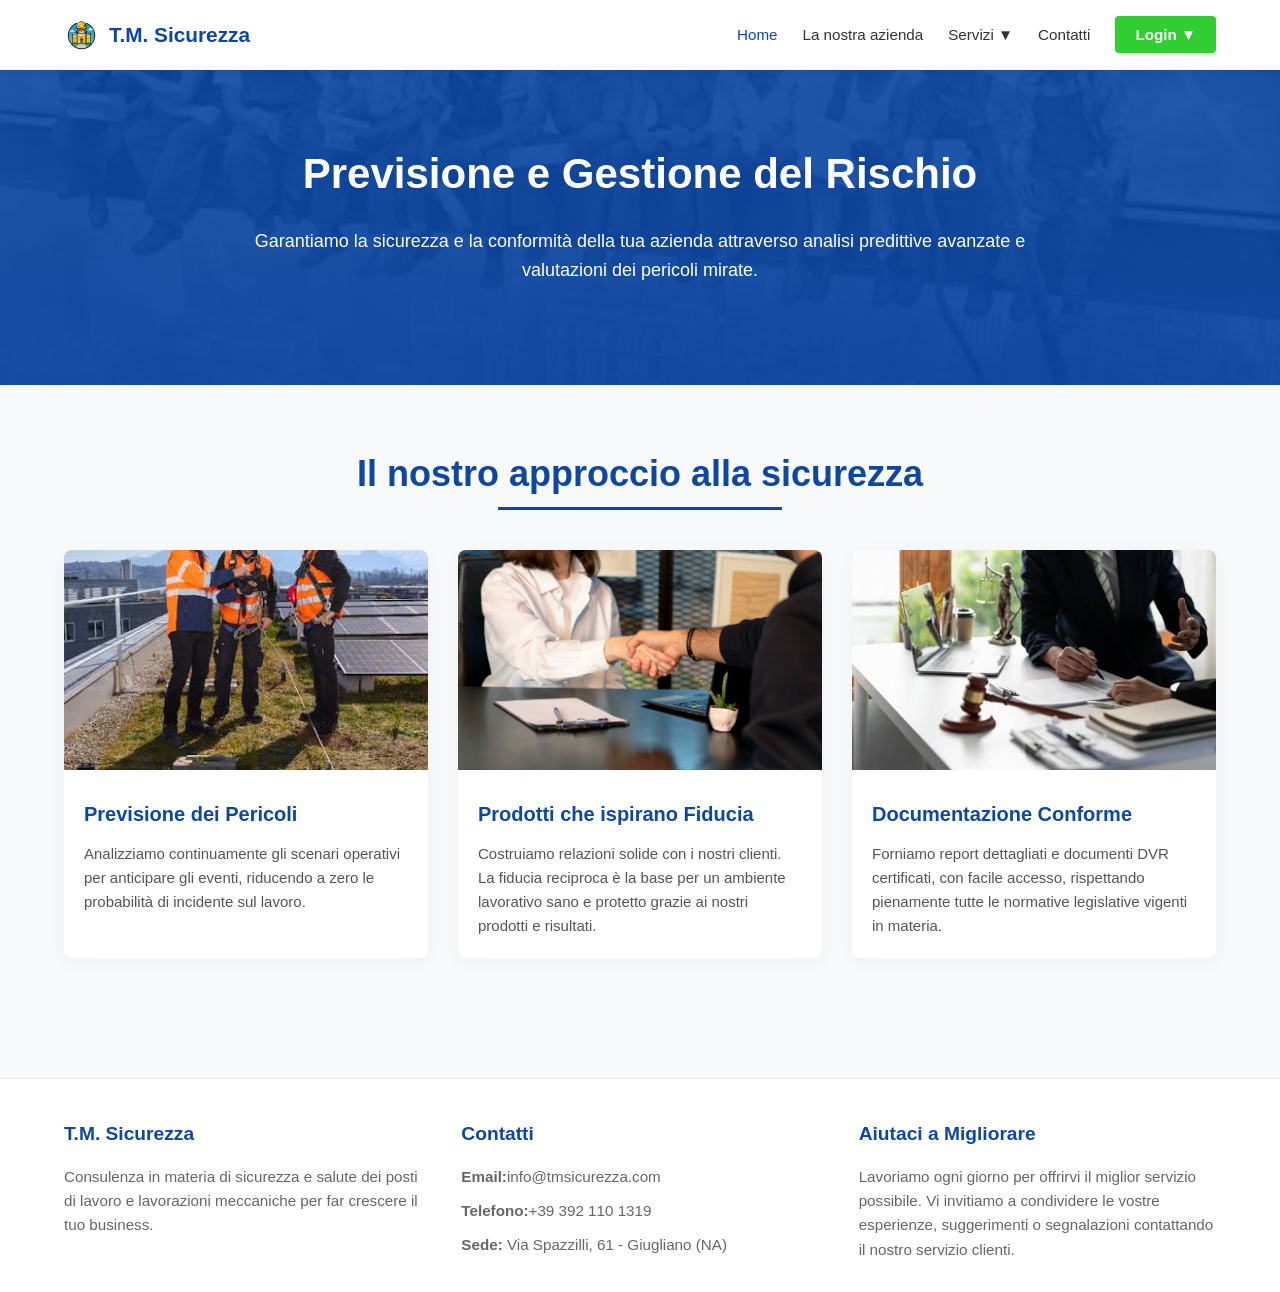
<file: index.html>
<!DOCTYPE html>
<html lang="it">

<head>
    
    <meta charset="UTF-8"> <!-- Per vedere correttamente (per caratteri universali come accenti e simboli) -->
    <meta name="viewport" content="width=device-width, initial-scale=1.0">     <!-- Fa adattare automaticamente la pagina agli schermi di PC, telefoni e tablet  -->
    <title>T.M. Sicurezza - Consulenza e Lavorazioni Meccaniche</title> <!-- Titolo pagina, si vede tramite ricerca google (inutile), tab delle schede e cronologia -->
    <link rel="stylesheet" href="CSS-PAGINA-HOME.css"> <!-- Collega gli elementi estetici al file esterno css (mantenendo più pulito l'html) -->
	
</head>





<body>

    <!-- Inizio della Navbar, Barra di navigazione divisa in 2 parti -->
    <nav class="navbar">
        
        <!-- Porzione di NavBar di sinistra, per il logo e nome  -->
        <div class="logo">
            <a href="index.html"> <!-- se si clicca il logo si va alla home page, index.html (questa) -->
                <img src="FOTO/Logo.jpg" alt="Logo T.M. Sicurezza">
                <span>T.M. Sicurezza</span>
            </a>
        </div>
        
		
		
		
         <!-- Porzione di NavBar di destra, per collegamenti alle altre pagine + menu ad hamburger sulla destra per dispositvi <=900 px -->
		 
		  <!-- Pulsante Hamburger (visibile solo su telefoni o tablet, PC no [<=900px]) -->
        <button class="hamburger-menu" id="hamburger-btn" aria-label="Apri menu">
            <span></span>
            <span></span>
            <span></span>
        </button>
        
		 
		 
		 <!-- Collegamenti ad altre pagine html -->
        <ul class="nav-links" id="nav-links-menu">
            
            <li><a href="index.html" class="active">Home</a></li>
            <li><a href="CollegamentoInesistente">La nostra azienda</a></li> <!-- Pagina inesistente -->
            
            <!-- Menu a tendina per le scelte in sevizi -->
            <li class="dropdown-trigger">
                <a href="#" class="dropdown-toggle">Servizi ▼</a> <!-- fa scendere il menu login --> 
                
                <ul class="dropdown">
                    <li><a href="Esempio di documentazione DVR.pdf">Esempio di documentazione DVR</a></li>
                    <li><a href="Valutazione del Rischio per Area di Lavoro.html">Calcolo della valutazione di Rischio</a></li>
                    <li><a href="Spiegazione della stima del rischio (generale).pdf">Spiegazione della stima del Rischio</a></li>
                </ul>
            </li>
            
            <li><a href="CollegamentoInesistente">Contatti</a></li> <!-- Pagina inesistente -->
            
<!-- Inizialmente pensato per avere una funzione di autentificazione per il download, forse sarebbe andato fuori traccia per via di sql e tutto il resto (troppo complesso) -->
            <li class="dropdown-trigger">
                <a href="#" class="login-btn dropdown-toggle">Login ▼</a>   <!-- fa scendere il menu login -->
               
                <ul class="dropdown dropdown-login">
                    <li><a href="CollegamentoInesistente">Clienti Area Riservata</a></li> <!-- Pagina inesistente -->
                    <li><a href="CollegamentoInesistente">Dipendenti & RSPP Portal</a></li> <!-- Pagina inesistente -->
                </ul>
            </li>
        </ul>
    </nav>

    
	
	
	
	
	
	
	
	
    <section class="copertina-hero"> <!-- Hero si usa per avere più impatto visivo sul sito -->
        <h1>Previsione e Gestione del Rischio</h1>
        <p>Garantiamo la sicurezza e la conformità della tua azienda attraverso analisi predittive avanzate e valutazioni dei pericoli mirate.</p>
    </section>

    <!-- Sezione informativa contenente la griglia delle caratteristiche aziendali e obiettivi di tesi -->
    <section class="informazioni-azienda">
        <!-- Contenitore del titolo di questa specifica sezione -->
        <div class="mini-titolo">
            <h2>Il nostro approccio alla sicurezza</h2>
        </div>
        
        <!-- Contenitore generale (la griglia elastica responsiva) che racchiude le 3 schede informative -->
        <div class="sezione-schede">
            
            <!-- Prima Scheda dedicata alla previsione dei pericoli e calcolo algoritmico
                 (da sinistra verso destra)			-->
            <div class="scheda">
                <img src="FOTO/Caschetto.jpg" alt="Riunione aziendale con caschetto">
                <div class="contenuto-scheda">
                    <h3>Previsione dei Pericoli</h3>
                    <p>Analizziamo continuamente gli scenari operativi per anticipare gli eventi, riducendo a zero le probabilità di incidente sul lavoro.</p>
                </div>
            </div>

            <!-- Seconda Scheda dedicata alla partnership e sicurezza dei dati -->
            <div class="scheda">
                <img src="FOTO/StrettaDiMano.jpg" alt="Stretta di mano in ufficio">
                <div class="contenuto-scheda">
                    <h3>Prodotti che ispirano Fiducia</h3>
                    <p>Costruiamo relazioni solide con i nostri clienti. La fiducia reciproca è la base per un ambiente lavorativo sano e protetto grazie ai nostri prodotti e risultati.</p>
                </div>
            </div>

            <!-- Terza Scheda dedicata alla documentazione digitale e all'accesso istantaneo tramite QR -->
            <div class="scheda">
                <img src="FOTO/DocumentazioneFoto.jpg" alt="Documentazione e analisi">
                <div class="contenuto-scheda">
                    <h3>Documentazione Conforme</h3>
                    <p>Forniamo report dettagliati e documenti DVR certificati, con facile accesso, rispettando pienamente tutte le normative legislative vigenti in materia.</p>
					 <!-- per la maggior parte norme legate a privacy  -->
                </div>
            </div>
        </div>
    </section>








    <!-- Ara a fondo Pagina: per contatti, info e riguardo a miglioramenti del sito -->
    <footer class="Fondo-Pagina">
        <div class="Sezione-Piè-di-Pagina">
            <!-- Colonna info Aziendali -->
            <div class="Info-Alla-Fine">
                <h3>T.M. Sicurezza</h3>
                <p>Consulenza in materia di sicurezza e salute dei posti di lavoro e lavorazioni meccaniche per far crescere il tuo business.</p>
            </div>
            
            <!-- Colonna per i Contatti -->
            <div class="Info-Alla-Fine">
                <h3>Contatti</h3>
                <p><strong>Email:</strong>info@tmsicurezza.com</p>
                <p><strong>Telefono:</strong>+39 392 110 1319</p>
                <p><strong>Sede:</strong> Via Spazzilli, 61 - Giugliano (NA)</p>
            </div>
            
            <!-- Colonna per la sezione di miglioramento e rochiesta del feedback da parte dell'utente -->
            <div class="Info-Alla-Fine">
                <h3>Aiutaci a Migliorare</h3>
                <p>Lavoriamo ogni giorno per offrirvi il miglior servizio possibile. Vi invitiamo a condividere le vostre esperienze, suggerimenti o segnalazioni contattando il nostro servizio clienti.</p>
            </div>
        </div>
    </footer>

    <!-- Script esterno per il menu ad hamburger (niente defer)-->
    <script src="Menu ad Hamburger.js"></script>
</body>
</html>
</file>
<file: CSS-PAGINA-HOME.css>
/* Introdurrò, dove possibile un commento  o dove ritengo sia necessario 
   (evitando di commentare concetti noti o deducibili come colour, background colour, height)
   per la spiegazione di concetti, comandi e configurazioni, ogni volta che vengono introdotti nel codice
  (solo quando vengono inseriti per la prima volta, senza riempire il codice di commenti)
   - 
   - 
   - 
*/
* {   /*    Il selettore universale (*) seleziona tutti gli elementi della pagina  */ 
    margin: 0;      /* azzera lo spazio esterno attorno agli elementi  */   
    padding: 0;     /* azzera lo spazio interno dentro i bordi degli elementi. */ 
    box-sizing: border-box;  /* include padding e bordi nel calcolo della dimensione totale */ 
    font-family: Arial MT, Arial;  /*  il carattere utilizzato */ 
}


body {
    margin: 0;
    padding: 0;
    font-family: Arial MT;
    background-color: #f8f9fa; 
    color: #333;
    line-height: 1.6;
    overflow-x: hidden;   /* nasconde lo scorrimento orizzontale (x) */ 
}







/*   Barra di Navigazione, Navbar */

.navbar {    
    display: flex;   /* modello flessibile, flexbox, per allineare gli elementi */ 
    justify-content: space-between;  /* distribuisce gli elementi */ 
    align-items: center;
    background-color: #ffffff;
    padding: 0 5%;
    height: 70px;
    box-shadow: 0 2px 10px rgba(0, 0, 0, 0.05);
    position: fixed;
    top: 0;
    left: 0;
    width: 100%; 
    z-index: 1000;   /* mette in sovrapposizione rispetto agli altri elementi (z) */ 
}

/* sezione della parte sinistra della navbar
 
 sezione per il Logo */
.logo a {
    display: flex;
    align-items: center;
    gap: 10px;
    text-decoration: none;   /* elimina la sottolineatura predefiniti */ 
    font-weight: bold;
    font-size: 1.3rem;
    color: #0d47a1;
}

/* sezione della fotografia del logo*/
.logo img {
    width: 35px;
    height: 35px;
    border-radius: 50%;   /* arrotonda gli angoli per formare il cerchio del logo */ 
    object-fit: cover;    /* taglia l'immagine per posizionarla al meglio */  
}










/* sezione per i link nella navbar */
.nav-links {
    display: flex;
    list-style: none;  /* elimina pallini e/o numeri predefiniti*/ 
    margin: 0;
    padding: 0;
    align-items: center;
    gap: 25px;
}

.nav-links li {   /* selettore che indica un elemento di una lista (list)*/ 
    position: relative;
}

/* Sezione della Navbar di destra con linl*/
.nav-links a {
    color: #333;
    text-decoration: none;
    font-size: 0.95rem;
    font-weight: 500;
    transition: color 0.2s;  /* brevissima animazione per cambio proprietà*/ 
    cursor: pointer;   /* trasforma il puntatore predefinito del mouse in mano con indice alzato (e pollice) */ 
}

/* Menu a tendina */
.dropdown-trigger {
    position: relative;
}

.dropdown {
    display: none;
    position: absolute;  /* absolute sovrappone su gli altri elementi */ 
    background-color: #fff;
    min-width: 240px;
    box-shadow: 0px 8px 16px 0px rgba(0,0,0,0.1);
    z-index: 10000;
    border-radius: 6px;
    top: 100%;
    left: 0;
    padding: 5px 0;
    list-style: none;
}

.dropdown li a { 
    color: #333;
    padding: 12px 16px;
    text-decoration: none;
    display: block;
    font-size: 0.9rem;
    border-bottom: none;
}

.dropdown li a:hover {       /* con hover si intende mouse-over, cioè quando si posiziona il mouse sull'elemento */ 
    background-color: #d3d3d3;
    color: #0d47a1;
}






/* Funzionalita aggiuntive del mouse over solo per i PC (sopra [>] i 900 px) */

@media (min-width: 901px) {
    .nav-links a:hover,
    .nav-links a.active {
        color: #0d47a1;
    }
    
    .dropdown-trigger:hover .dropdown {  
        display: block;
    }
}

/* Bottone login */
.login-btn {
    background-color: #32cd32;
    color: white !important;  /* !important forza la priorità, sovrascrivendo qualsiasi altro comando CSS in conflitto */  
    padding: 10px 20px;
    border-radius: 4px;
    font-weight: 600 !important;
    transition: background 0.3s !important;
}

.login-btn:hover {
    background-color: #2eb82e;
}

/* Piè di pagina */

.Fondo-Pagina {
    background-color: #ffffff; 
    color: #333;
    padding: 40px 5% 20px 5%;
    border-top: 1px solid #e2e8f0;
    margin-top: 60px;
}

/* Piè di pagina*/
.Sezione-Piè-di-Pagina {
    display: grid;  /*  grid attiva un layout a griglia */ 
    grid-template-columns: repeat(auto-fit, minmax(250px, 1fr));   /* divide lo spazio in colonne in modo automatico */ 
    gap: 40px;
    max-width: 1200px;
    margin: 0 auto;
}

.Info-Alla-Fine h3 {
    color: #0d47a1; 
    font-size: 1.2rem;
    margin-bottom: 15px;
}

.Info-Alla-Fine p {
    color: #666; 
    font-size: 0.95rem;
    margin-bottom: 10px;
}

/* Menu ad Hamburger */
.hamburger-menu {
    display: none;
    flex-direction: column;
    justify-content: space-between;
    width: 26px;
    height: 18px;
    background: transparent;
    border: none;
    cursor: pointer;
    z-index: 10001;
    padding: 0;
}

.hamburger-menu span {
    width: 100%;
    height: 3px;
    background-color: #0d47a1;
    border-radius: 2px;
    transition: all 0.3s ease;
}


.hamburger-menu.active span:nth-child(1) {
    transform: translateY(7.5px) rotate(45deg);
}
.hamburger-menu.active span:nth-child(2) {
    opacity: 0;
}
.hamburger-menu.active span:nth-child(3) {
    transform: translateY(-7.5px) rotate(-45deg);
}


 /*  Fine della sezione in comune con l'index*/ 




/* Menu ad Hamburger solo per telefoni e tablet (<=900px) */

@media (max-width: 900px) {  /* Isola il codice, facendolo funzionare solo per dispositivi mobili */ 
.hamburger-menu {
display: flex;
}
.nav-links {
position: fixed;
top: 0;
right: -100%;
width: 300px;
height: 100vh;
background-color: #ffffff;
box-shadow: -5px 0 15px rgba(0, 0, 0, 0.1);
flex-direction: column;
align-items: flex-start;
justify-content: flex-start;
padding: 90px 24px 40px 24px;
gap: 10px;
transition: right 0.4s ease;
overflow-y: auto;  /* simile a quello di z, sovrapponendo o mettendo in evidenza (verticale) le voci del menu che superano lo schermo mobile. */ 
z-index: 10000;
}

.nav-links.open {
right: 0;
}
.nav-links li {
width: 100%;
}
.nav-links a {
width: 100%;
padding: 12px 0;
font-size: 1.05rem;
border-bottom: 1px solid #f0f0f0;
}







 /* Sezione per il sotto-menu a tendina all'interno del menu hamburger */ 
.dropdown {
display: none;
position: static;
width: 100%;
box-shadow: none;
background-color: #fdfdfd;
padding: 5px 0 5px 15px;
border-left: 3px solid #0d47a1;
border-radius: 0;
margin-top: 5px;
}
.dropdown-trigger:hover .dropdown {   /* il mouse over (per menu), ha senso solo su pc */ 
display: none;
}
.dropdown li a {
font-size: 0.9rem;
padding: 10px 0;
color: #555;
border-bottom: none;
}
.login-btn {
background-color: #32cd32 !important;
color: white !important;
padding: 12px 15px !important;
border-radius: 4px;
margin-top: 10px;
text-align: center;
}

 /* Fine della sezione in comune con index */ 







/* Regole adattative specifiche per i testi della sezione Hero sui dispositivi mobili */
.copertina-hero h1 {
font-size: 30px;
}
.copertina-hero p {
font-size: 15px;
}
.Sezione-Piè-di-Pagina {
grid-template-columns: 1fr;
gap: 25px;
}





}



/* Sezione del main container della pagina */

.copertina-hero { 
display: flex;
flex-direction: column;
align-items: center;
text-align: center;
padding: 140px 20px 100px 20px;
background: linear-gradient(rgba(13, 71, 161, 0.9), rgba(13, 71, 161, 0.95)), url('FOTO/SfondoHero.jpg') center/cover no-repeat;  /*  si vede ombrato/nascosto apposta*/ 
color: #ffffff;
}
.copertina-hero h1 {
font-size: 42px;
margin-bottom: 20px;
font-weight: bold;
}
.copertina-hero p {
font-size: 18px;
max-width: 800px;
line-height: 1.6;
}
.informazioni-azienda {
padding: 60px 5%;
background-color: #f8f9fa;
}
.mini-titolo {
text-align: center;
margin-bottom: 40px;
}
 .mini-titolo h2 {  /* Mini titolo in comune */ 
font-size: 36px;
color: #0d47a1;
position: relative;
display: inline-block;
        }

.mini-titolo h2::after {    /* Effetto di sottolineatura */ 
 content: '';
display: block;
width: 50%;
height: 3px;
background-color: #0d47a1;
margin: 5px auto 0;
        }



.sezione-schede {
display: grid;
grid-template-columns: repeat(auto-fit, minmax(280px, 1fr));
gap: 30px;
}

.scheda {
background: #ffffff;
border-radius: 8px;
overflow: hidden;
box-shadow: 0 4px 20px rgba(0,0,0,0.04);
transition: transform 0.3s, box-shadow 0.3s;
}

.scheda:hover {
transform: translateY(-5px);
box-shadow: 0 10px 20px rgba(0,0,0,0.08);
}
.scheda img {
width: 100%;
height: 220px;
object-fit: cover;
}
.contenuto-scheda {
padding: 20px;
}
.contenuto-scheda h3 {
font-size: 20px;
margin-bottom: 12px;
color: #0d47a1;
}
.contenuto-scheda p {
font-size: 15px;
color: #555;
}
</file>
